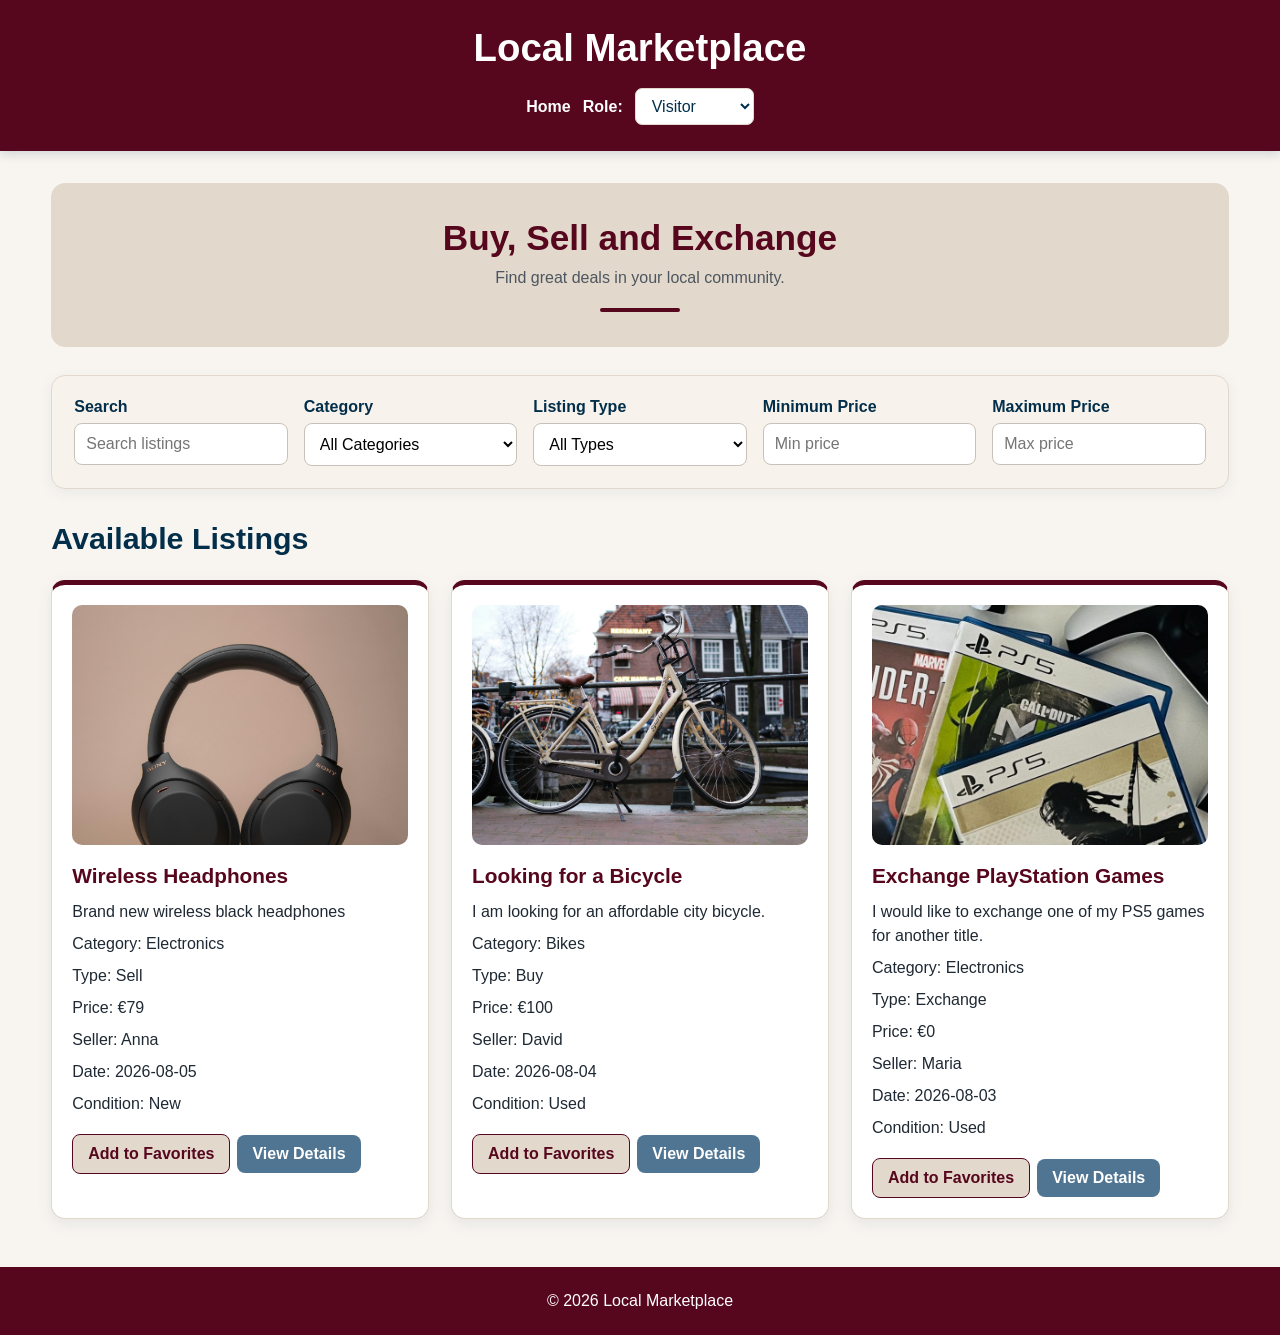
<file: index.html>
<!DOCTYPE html>
<html lang="en">

<head>
    <meta charset="UTF-8">
    <meta name="viewport" content="width=device-width, initial-scale=1.0">
    <title>Local Marketplace</title>

    <link rel="stylesheet" href="css/style.css">
</head>

<body>

    <header>
        <h1>Local Marketplace</h1>

        <nav>

            <a href="index.html">Home</a>

            <a href="create.html" class="member-only">Create Listing</a>

            <a href="dashboard.html" class="member-only">My Listings</a>

            <a href="dashboard.html" class="moderator-only">Moderator Dashboard</a>

            <label for="roleSelect">Role:</label>

            <select id="roleSelect">
                <option value="visitor">Visitor</option>
                <option value="member">Member</option>
                <option value="moderator">Moderator</option>
            </select>

        </nav>
    </header>

    <main>


        <section id="hero">
            <h2>Buy, Sell and Exchange</h2>
            <p>Find great deals in your local community.</p>
        </section>

        <section id="filters">

            <div class="filter-group">
                <label for="searchInput">Search</label>
                <input type="text" id="searchInput" placeholder="Search listings">
            </div>

            <div class="filter-group">
                <label for="categoryFilter">Category</label>
                <select id="categoryFilter">
                    <option value="">All Categories</option>
                    <option value="Books">Books</option>
                    <option value="Electronics">Electronics</option>
                    <option value="Furniture">Furniture</option>
                    <option value="Bikes">Bikes</option>
                </select>
            </div>

            <div class="filter-group">
                <label for="typeFilter">Listing Type</label>
                <select id="typeFilter">
                    <option value="">All Types</option>
                    <option value="Sell">Sell</option>
                    <option value="Buy">Buy</option>
                    <option value="Exchange">Exchange</option>
                </select>
            </div>

            <div class="filter-group">
                <label for="minPrice">Minimum Price</label>
                <input type="number" id="minPrice" min="0" placeholder="Min price">
            </div>

            <div class="filter-group">
                <label for="maxPrice">Maximum Price</label>
                <input type="number" id="maxPrice" min="0" placeholder="Max price">
            </div>

        </section>

        <section id="listings">

            <h2>Available Listings</h2>
            <div id="listingContainer"></div>

        </section>


    </main>

    <footer>
        <p>&copy; 2026 Local Marketplace</p>
    </footer>

    <script src="https://code.jquery.com/jquery-3.7.1.min.js"></script>

    <script src="js/data.js"></script>
    <script src="js/roles.js"></script>
    <script src="js/app.js"></script>

</body>

</html>
</file>
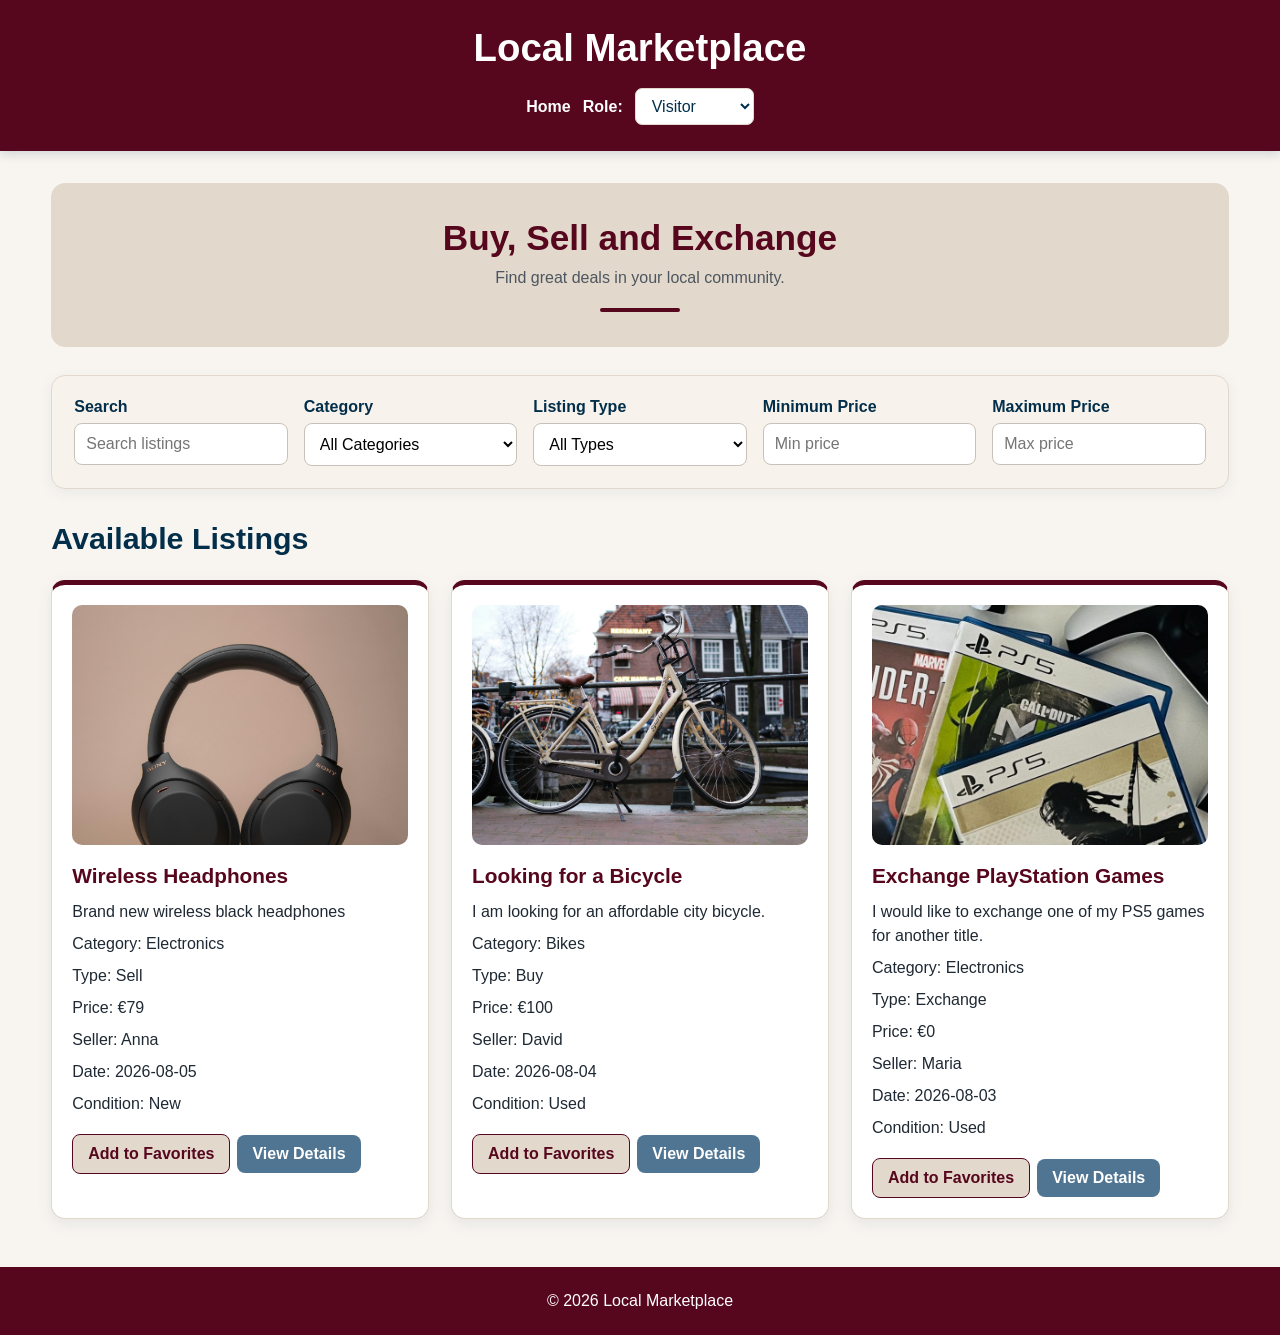
<file: create.html>
<!DOCTYPE html>
<html lang="en">

<head>
    <meta charset="UTF-8">
    <meta name="viewport" content="width=device-width, initial-scale=1.0">
    <title>Create Listing</title>

    <link rel="stylesheet" href="css/style.css">
</head>

<body>

    <header>
        <h1 id="formTitle">Create Listing</h1>

        <nav>
            <a href="index.html">Home</a>
            <a href="create.html" class="member-only">Create Listing</a>
            <a href="dashboard.html" class="member-only">My Listings</a>
            <a href="dashboard.html" class="moderator-only">Moderator Dashboard</a>

            <label for="roleSelect">Role:</label>

            <select id="roleSelect">
                <option value="visitor">Visitor</option>
                <option value="member">Member</option>
                <option value="moderator">Moderator</option>
            </select>
        </nav>
    </header>

    <main>

        <form id="listingForm" novalidate>

            <div class="form-group">
                <label for="title">Title</label>
                <input type="text" id="title" maxlength="80">
                <small id="titleError" class="error-message"></small>
            </div>

            <div class="form-group">
                <label for="description">Description</label>
                <textarea id="description" rows="5" maxlength="500"></textarea>
                <small id="descriptionError" class="error-message"></small>
            </div>

            <div class="form-group">
                <label for="price">Price (€)</label>
                <input type="number" id="price" min="0" step="0.01">
                <small id="priceError" class="error-message"></small>
            </div>

            <div class="form-group">
                <label for="category">Category</label>
                <select id="category">
                    <option value="">Select Category</option>
                    <option value="Books">Books</option>
                    <option value="Electronics">Electronics</option>
                    <option value="Furniture">Furniture</option>
                    <option value="Bikes">Bikes</option>
                </select>
                <small id="categoryError" class="error-message"></small>
            </div>

            <div class="form-group">
                <label for="type">Listing Type</label>
                <select id="type">
                    <option value="">Select Type</option>
                    <option value="Sell">Sell</option>
                    <option value="Buy">Buy</option>
                    <option value="Exchange">Exchange</option>
                </select>
                <small id="typeError" class="error-message"></small>
            </div>

            <div class="form-group">
                <label for="condition">Condition</label>
                <select id="condition">
                    <option value="">Select Condition</option>
                    <option value="New">New</option>
                    <option value="Used">Used</option>
                </select>
                <small id="conditionError" class="error-message"></small>
            </div>

            <div class="form-group">
                <label for="location">Location</label>
                <input type="text" id="location" maxlength="60">
                <small id="locationError" class="error-message"></small>
            </div>

            <div class="form-group">
                <label for="sellerName">Seller Name</label>
                <input type="text" id="sellerName" maxlength="60">
                <small id="sellerNameError" class="error-message"></small>
            </div>

            <div class="form-group">
                <label for="image">Image URL</label>
                <input type="url" id="image" placeholder="https://example.com/image.jpg">
                <small id="imageError" class="error-message"></small>
            </div>

            <button type="submit" id="submitButton">Create Listing</button>

            <p id="formSuccessMessage" hidden></p>

            <a href="index.html">Back to Listings</a>

        </form>

    </main>

    <script src="https://code.jquery.com/jquery-3.7.1.min.js"></script>

    <script src="js/data.js"></script>
    <script src="js/roles.js"></script>
    <script src="js/create.js"></script>

</body>

</html>
</file>
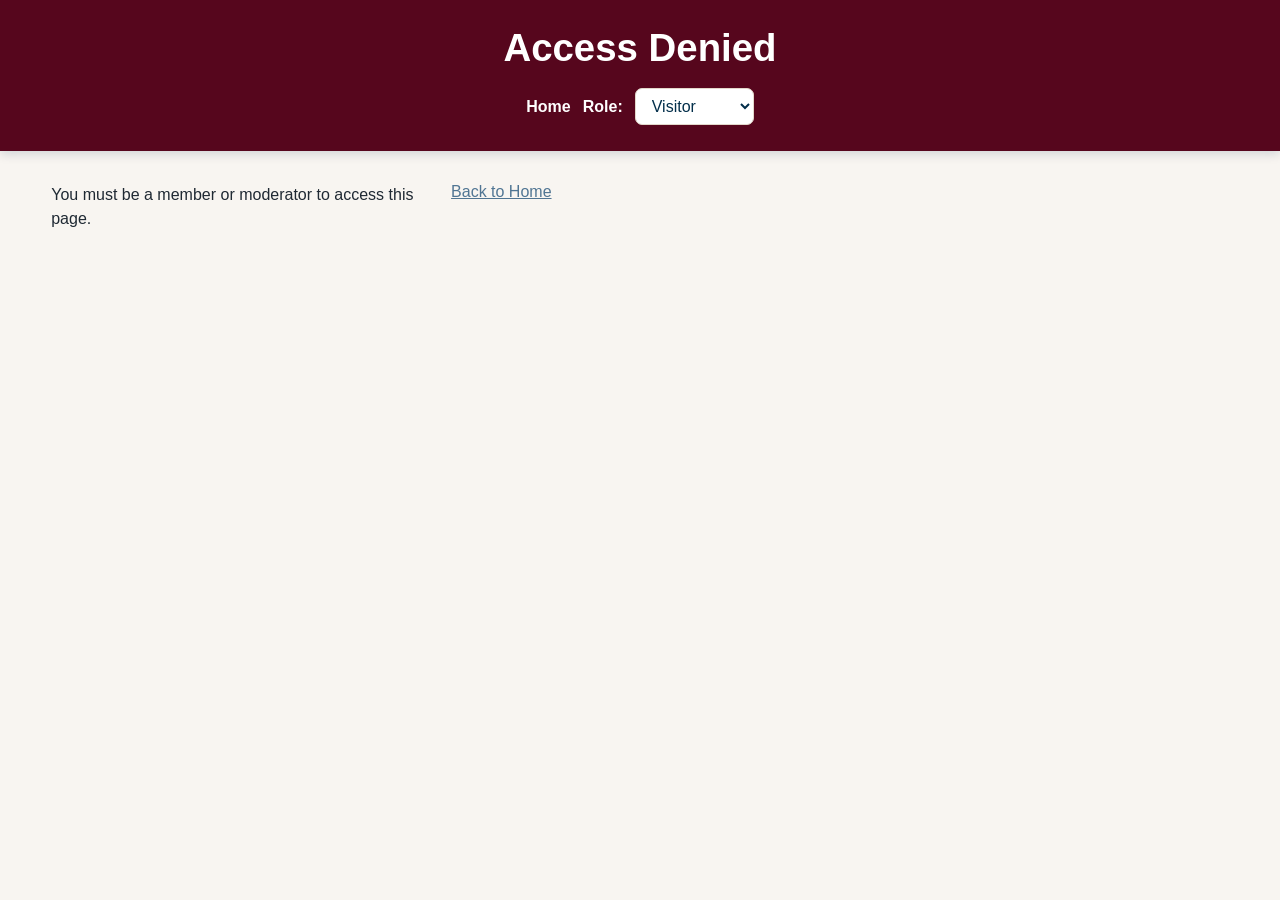
<file: dashboard.html>
<!DOCTYPE html>
<html lang="en">

<head>
    <meta charset="UTF-8">
    <meta name="viewport" content="width=device-width, initial-scale=1.0">
    <title>My Listings</title>

    <link rel="stylesheet" href="css/style.css">
</head>

<body>

    <header>

        <h1 id="dashboardTitle">Dashboard</h1>

        <nav>
            <a href="index.html">Home</a>
            <a href="create.html" class="member-only">Create Listing</a>
            <a href="dashboard.html" class="member-only">My Listings</a>
            <a href="dashboard.html" class="moderator-only">Moderator Dashboard</a>

            <label for="roleSelect">Role:</label>

            <select id="roleSelect">
                <option value="visitor">Visitor</option>
                <option value="member">Member</option>
                <option value="moderator">Moderator</option>
            </select>
        </nav>

    </header>

    <main>

        <section id="dashboardListings"></section>

        <section id="favoritesSection" class="member-only">
            <h2>My Favorites</h2>

            <div id="favoriteListings"></div>
        </section>

        <section id="inquiriesSection" class="member-only">
            <h2>Received Inquiries</h2>

            <div id="receivedInquiries"></div>
        </section>

    </main>

    <script src="https://code.jquery.com/jquery-3.7.1.min.js"></script>

    <script src="js/data.js"></script>
    <script src="js/roles.js"></script>
    <script src="js/dashboard.js"></script>

</body>

</html>
</file>
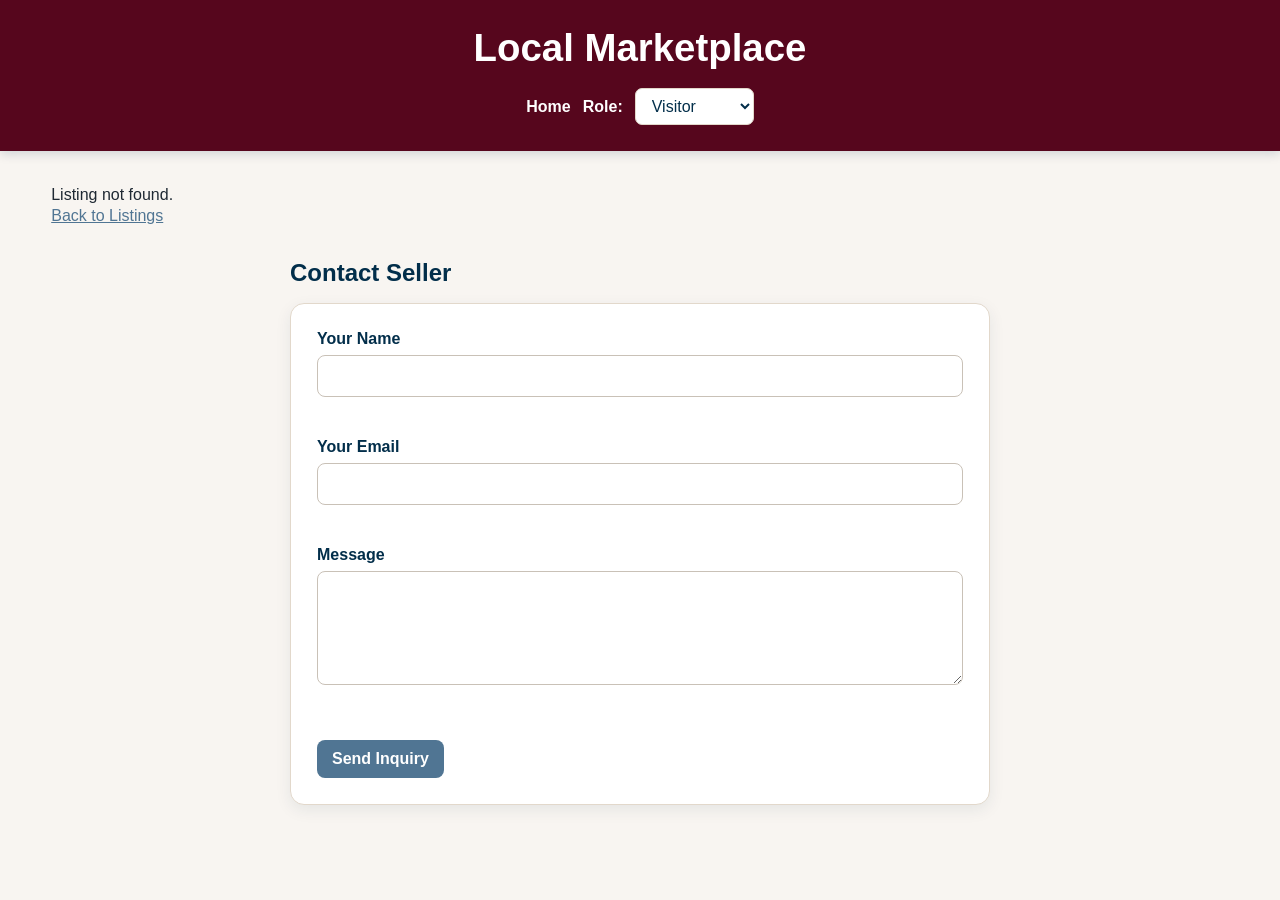
<file: details.html>
<!DOCTYPE html>
<html lang="en">

<head>
    <meta charset="UTF-8">
    <meta name="viewport" content="width=device-width, initial-scale=1.0">
    <title>Listing Details</title>

    <link rel="stylesheet" href="css/style.css">
</head>

<body>

    <header>
        <h1>Local Marketplace</h1>

        <nav>
            <a href="index.html">Home</a>
            <a href="create.html" class="member-only">Create Listing</a>
            <a href="dashboard.html" class="member-only">My Listings</a>
            <a href="dashboard.html" class="moderator-only">Moderator Dashboard</a>

            <label for="roleSelect">Role:</label>

            <select id="roleSelect">
                <option value="visitor">Visitor</option>
                <option value="member">Member</option>
                <option value="moderator">Moderator</option>
            </select>
        </nav>
    </header>

    <main>

        <section id="listingDetails">

        </section>

        <section id="contactSection">

            <h2>Contact Seller</h2>

            <form id="contactForm" novalidate>

                <div class="form-group">
                    <label for="buyerName">Your Name</label>
                    <input type="text" id="buyerName">
                    <small id="buyerNameError" class="error-message"></small>
                </div>

                <div class="form-group">
                    <label for="buyerEmail">Your Email</label>
                    <input type="email" id="buyerEmail">
                    <small id="buyerEmailError" class="error-message"></small>
                </div>

                <div class="form-group">
                    <label for="message">Message</label>
                    <textarea id="message" rows="5"></textarea>
                    <small id="messageError" class="error-message"></small>
                </div>

                <button type="submit">Send Inquiry</button>

                <p id="contactSuccess" hidden></p>

            </form>

        </section>

    </main>

    <script src="https://code.jquery.com/jquery-3.7.1.min.js"></script>

    <script src="js/data.js"></script>
    <script src="js/roles.js"></script>
    <script src="js/details.js"></script>

</body>

</html>
</file>
<file: css/style.css>
* {
    margin: 0;
    padding: 0;
    box-sizing: border-box;
}

:root {
    --cream: #e2d8cb;
    --wine: #56061d;
    --blue: #507593;
    --navy: #022e4a;
    --background: #f8f5f1;
    --white: #ffffff;
    --text: #1f2933;
    --border: #e2d8cb;
    --success: #2f6f4e;
}

/* General */

body {
    min-height: 100vh;
    font-family: Arial, Helvetica, sans-serif;
    background-color: var(--background);
    color: var(--text);
}

main {
    width: 92%;
    max-width: 1200px;
    margin: 32px auto;
}

h1,
h2,
h3 {
    color: var(--navy);
}

p {
    line-height: 1.5;
}

a {
    color: var(--blue);
}

/* Header and navigation */

header {
    padding: 24px 5%;
    background-color: var(--wine);
    color: var(--white);
    text-align: center;
    box-shadow: 0 3px 10px rgba(2, 46, 74, 0.16);
}

header h1 {
    margin-bottom: 18px;
    color: var(--white);
    font-size: 2.4rem;
    font-weight: 700;
}

nav {
    display: flex;
    flex-direction: column;
    align-items: center;
    gap: 12px;
}

nav a {
    color: var(--white);
    text-decoration: none;
    font-weight: 600;
}

nav a:hover {
    color: var(--cream);
}

nav label {
    color: var(--white);
    font-weight: 600;
}

#roleSelect {
    padding: 8px 12px;
    border: 1px solid var(--cream);
    border-radius: 7px;
    background-color: var(--white);
    color: var(--navy);
    font: inherit;
}

/* Hero */

#hero {
    margin-bottom: 28px;
    padding: 34px 20px;
    text-align: center;
    background-color: var(--cream);
    border: 1px solid var(--border);
    border-radius: 14px;
}

#hero h2 {
    margin-bottom: 8px;
    color: var(--wine);
    font-size: 2.2rem;
    font-weight: 700;
}

#hero p {
    color: #4d5660;
}

#hero::after {
    content: "";
    display: block;
    width: 80px;
    height: 4px;
    margin: 18px auto 0;
    background-color: var(--wine);
    border-radius: 50px;
}

/* Filters */

#filters {
    display: grid;
    grid-template-columns: 1fr;
    gap: 16px;
    margin-bottom: 32px;
    padding: 22px;
    background-color: #f7f2ec;
    border: 1px solid var(--border);
    border-radius: 14px;
    box-shadow: 0 4px 14px rgba(2, 46, 74, 0.06);
}

.filter-group {
    display: flex;
    flex-direction: column;
    gap: 7px;
}

.filter-group label,
.form-group label {
    color: var(--navy);
    font-weight: 600;
}

.filter-group input,
.filter-group select,
.form-group input,
.form-group textarea,
.form-group select {
    width: 100%;
    padding: 11px;
    border: 1px solid #c9c1b7;
    border-radius: 8px;
    background-color: var(--white);
    font: inherit;
}

.filter-group input:focus,
.filter-group select:focus,
.form-group input:focus,
.form-group textarea:focus,
.form-group select:focus {
    outline: 2px solid var(--blue);
    outline-offset: 1px;
}

/* Listings and cards */

#listings > h2 {
    margin-bottom: 24px;
    color: var(--navy);
    font-size: 1.9rem;
    font-weight: 700;
}

#listingContainer,
#dashboardListings,
#favoriteListings,
#receivedInquiries {
    display: grid;
    grid-template-columns: 1fr;
    gap: 22px;
}

#listingContainer article,
.listing-card,
.inquiry-card,
.listing-detail-card {
    padding: 20px;
    background-color: var(--white);
    border: 1px solid var(--border);
    border-radius: 14px;
    box-shadow: 0 5px 16px rgba(2, 46, 74, 0.08);
    transition: transform 0.2s ease, box-shadow 0.2s ease;
}

#listingContainer article {
    border-top: 5px solid var(--wine);
}

#listingContainer article:hover,
.listing-card:hover {
    transform: translateY(-3px);
    box-shadow: 0 8px 20px rgba(2, 46, 74, 0.12);
}

#listingContainer article img,
.listing-detail-card img {
    width: 100%;
    max-height: 240px;
    margin-bottom: 15px;
    object-fit: cover;
    border-radius: 10px;
}

#listingContainer h3 {
    color: var(--wine);
    font-size: 1.3rem;
}

#listingContainer h3,
.listing-card h3,
.inquiry-card h3,
.listing-detail-card h2 {
    margin-bottom: 12px;
}

#listingContainer p,
.listing-card p,
.inquiry-card p,
.listing-detail-card p {
    margin-bottom: 8px;
}

/* Buttons */

button {
    padding: 10px 15px;
    margin-top: 10px;
    border: none;
    border-radius: 8px;
    cursor: pointer;
    font: inherit;
    font-weight: 600;
    transition: background-color 0.2s ease, opacity 0.2s ease, transform 0.2s ease;
}

button:hover {
    transform: translateY(-1px);
}

button:disabled {
    cursor: not-allowed;
    opacity: 0.55;
    transform: none;
}

.details-button,
#submitButton,
#listingForm button[type="submit"],
#contactForm button[type="submit"],
.edit-button {
    background-color: var(--blue);
    color: var(--white);
}

.details-button:hover,
#submitButton:hover,
#listingForm button[type="submit"]:hover,
#contactForm button[type="submit"]:hover,
.edit-button:hover {
    background-color: var(--navy);
}

.favorite-button {
    margin-right: 7px;
    background-color: var(--cream);
    color: var(--wine);
    border: 1px solid var(--wine);
}

.favorite-button:hover {
    background-color: var(--wine);
    color: var(--white);
}

.edit-button {
    margin-right: 7px;
}

.delete-button,
.remove-button,
#reportButton {
    background-color: var(--wine);
    color: var(--white);
}

.delete-button:hover,
.remove-button:hover,
#reportButton:hover {
    opacity: 0.85;
}

.dismiss-report-button,
.dismiss-inquiry-button,
.remove-favorite-button {
    background-color: var(--cream);
    color: var(--navy);
}

.dismiss-report-button:hover,
.dismiss-inquiry-button:hover,
.remove-favorite-button:hover {
    background-color: #d5c7b7;
}

/* Forms */

#listingForm,
#contactForm {
    max-width: 700px;
    margin: 0 auto;
    padding: 26px;
    background-color: var(--white);
    border: 1px solid var(--border);
    border-radius: 14px;
    box-shadow: 0 5px 16px rgba(2, 46, 74, 0.08);
}

.form-group {
    margin-bottom: 18px;
}

.form-group label {
    display: block;
    margin-bottom: 7px;
}

.form-group textarea {
    resize: vertical;
}

.error-message {
    display: block;
    min-height: 18px;
    margin-top: 5px;
    color: var(--wine);
    font-size: 0.9rem;
}

#listingForm button[type="submit"] {
    width: 100%;
}

#formSuccessMessage,
#contactSuccess {
    margin-top: 14px;
    color: var(--success);
    font-weight: 600;
}

#listingForm > a {
    display: inline-block;
    margin-top: 18px;
    color: var(--blue);
    text-decoration: none;
}

#listingForm > a:hover {
    color: var(--navy);
    text-decoration: underline;
}

/* Details */

#listingDetails {
    margin-bottom: 32px;
}

.listing-detail-card {
    max-width: 800px;
    margin: 0 auto;
}

.listing-detail-card a {
    display: inline-block;
    margin-top: 16px;
    margin-left: 10px;
    color: var(--blue);
    text-decoration: none;
    font-weight: 600;
}

.listing-detail-card a:hover {
    color: var(--navy);
    text-decoration: underline;
}

#contactSection {
    margin-top: 34px;
}

#contactSection > h2 {
    max-width: 700px;
    margin: 0 auto 16px;
}

/* Dashboard */

#favoritesSection,
#inquiriesSection {
    margin-top: 42px;
}

#favoritesSection > h2,
#inquiriesSection > h2 {
    margin-bottom: 20px;
    padding-bottom: 10px;
    border-bottom: 2px solid var(--cream);
}

/* Footer */

footer {
    margin-top: 48px;
    padding: 22px;
    background-color: var(--wine);
    color: var(--white);
    text-align: center;
}

/* Tablet */

@media (min-width: 700px) {
    nav {
        flex-direction: row;
        justify-content: center;
        flex-wrap: wrap;
    }

    #filters {
        grid-template-columns: repeat(2, 1fr);
    }

    #listingContainer,
    #dashboardListings,
    #favoriteListings {
        grid-template-columns: repeat(2, 1fr);
    }
}

/* Desktop */

@media (min-width: 1000px) {
    header {
        padding: 26px 5%;
    }

    #filters {
        grid-template-columns: repeat(5, 1fr);
    }

    #listingContainer,
    #dashboardListings,
    #favoriteListings {
        grid-template-columns: repeat(3, 1fr);
    }
}
</file>
